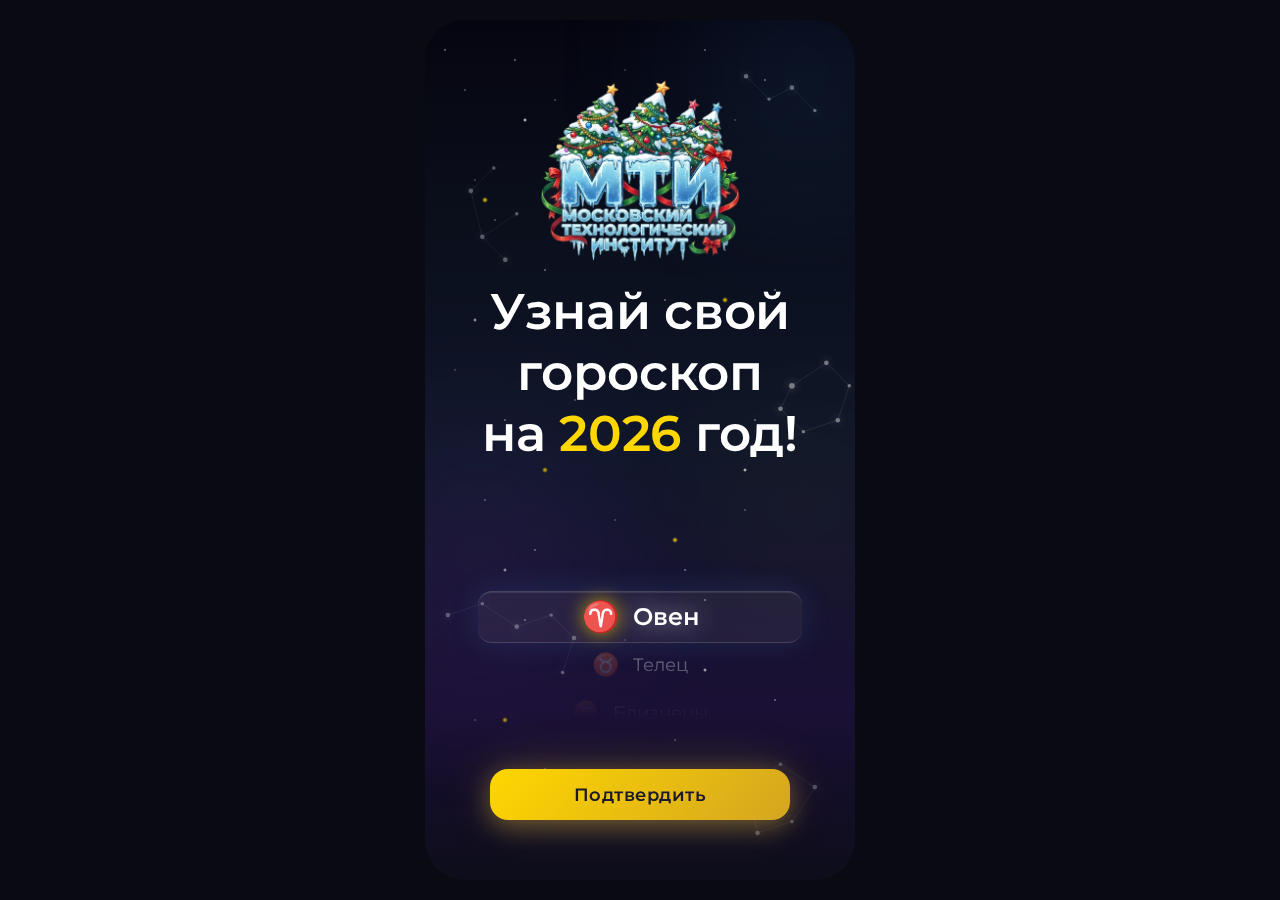
<file: index.html>
<!DOCTYPE html>
<html lang="ru">
    <head>
        <meta charset="UTF-8" />
        <meta name="viewport" content="width=device-width, initial-scale=1.0, maximum-scale=1.0, user-scalable=no" />
        <title>Гороскоп 2026 — Узнай свою судьбу</title>
        <link rel="stylesheet" href="styles.css" />
    </head>
    <body>
        <div class="cosmic-bg">
            <div class="stars-layer stars-small"></div>
            <div class="stars-layer stars-medium"></div>
            <div class="stars-layer stars-large"></div>

            <svg class="constellation" viewBox="0 0 375 812" preserveAspectRatio="xMidYMid slice">
                <g opacity="0.7">
                    <circle cx="280" cy="80" r="2" />
                    <circle cx="300" cy="100" r="1.5" />
                    <circle cx="320" cy="90" r="2" />
                    <circle cx="340" cy="110" r="1.5" />
                    <line x1="280" y1="80" x2="300" y2="100" />
                    <line x1="300" y1="100" x2="320" y2="90" />
                    <line x1="320" y1="90" x2="340" y2="110" />
                </g>

                <g opacity="0.6">
                    <circle cx="40" cy="180" r="2" />
                    <circle cx="60" cy="160" r="1.5" />
                    <circle cx="50" cy="220" r="2" />
                    <circle cx="80" cy="200" r="1.5" />
                    <circle cx="70" cy="240" r="2" />
                    <line x1="40" y1="180" x2="60" y2="160" />
                    <line x1="40" y1="180" x2="50" y2="220" />
                    <line x1="50" y1="220" x2="80" y2="200" />
                    <line x1="50" y1="220" x2="70" y2="240" />
                </g>

                <g opacity="0.8">
                    <circle cx="320" cy="350" r="2.5" />
                    <circle cx="350" cy="330" r="2" />
                    <circle cx="370" cy="350" r="1.5" />
                    <circle cx="360" cy="380" r="2" />
                    <circle cx="330" cy="390" r="1.5" />
                    <circle cx="310" cy="370" r="2" />
                    <line x1="320" y1="350" x2="350" y2="330" />
                    <line x1="350" y1="330" x2="370" y2="350" />
                    <line x1="370" y1="350" x2="360" y2="380" />
                    <line x1="360" y1="380" x2="330" y2="390" />
                    <line x1="330" y1="390" x2="310" y2="370" />
                    <line x1="310" y1="370" x2="320" y2="350" />
                </g>

                <g opacity="0.6">
                    <circle cx="20" cy="550" r="2" />
                    <circle cx="50" cy="540" r="1.5" />
                    <circle cx="80" cy="560" r="2" />
                    <circle cx="110" cy="550" r="1.5" />
                    <circle cx="130" cy="570" r="2" />
                    <circle cx="120" cy="600" r="1.5" />
                    <line x1="20" y1="550" x2="50" y2="540" />
                    <line x1="50" y1="540" x2="80" y2="560" />
                    <line x1="80" y1="560" x2="110" y2="550" />
                    <line x1="110" y1="550" x2="130" y2="570" />
                    <line x1="130" y1="570" x2="120" y2="600" />
                </g>

                <g opacity="0.5">
                    <circle cx="280" cy="700" r="2" />
                    <circle cx="310" cy="680" r="1.5" />
                    <circle cx="340" cy="700" r="2" />
                    <circle cx="320" cy="730" r="1.5" />
                    <circle cx="290" cy="740" r="2" />
                    <line x1="280" y1="700" x2="310" y2="680" />
                    <line x1="310" y1="680" x2="340" y2="700" />
                    <line x1="340" y1="700" x2="320" y2="730" />
                    <line x1="320" y1="730" x2="290" y2="740" />
                    <line x1="290" y1="740" x2="280" y2="700" />
                </g>
            </svg>

            <div class="cosmic-glow glow-1"></div>
            <div class="cosmic-glow glow-2"></div>
            <div class="cosmic-glow glow-3"></div>
        </div>

        <div class="screen screen-1">
            <div class="content">
                <div class="main-logo">
                    <img src="img/mti-new-year-logo.png" alt="Логотип МТИ" />
                </div>
                <h1 class="main-headline">Узнай свой<br />гороскоп<br />на <span class="main-headline-year">2026</span> год!</h1>

                <div class="wheel-picker-container">
                    <div class="wheel-highlight"></div>
                    <div class="wheel-picker">
                        <div class="wheel-picker-inner" id="wheelInner"></div>
                    </div>
                </div>

                <button class="confirm-btn" id="confirmBtn">Подтвердить</button>
            </div>
        </div>

        <script type="module" src="scripts/app.js"></script>
    </body>
</html>
</file>
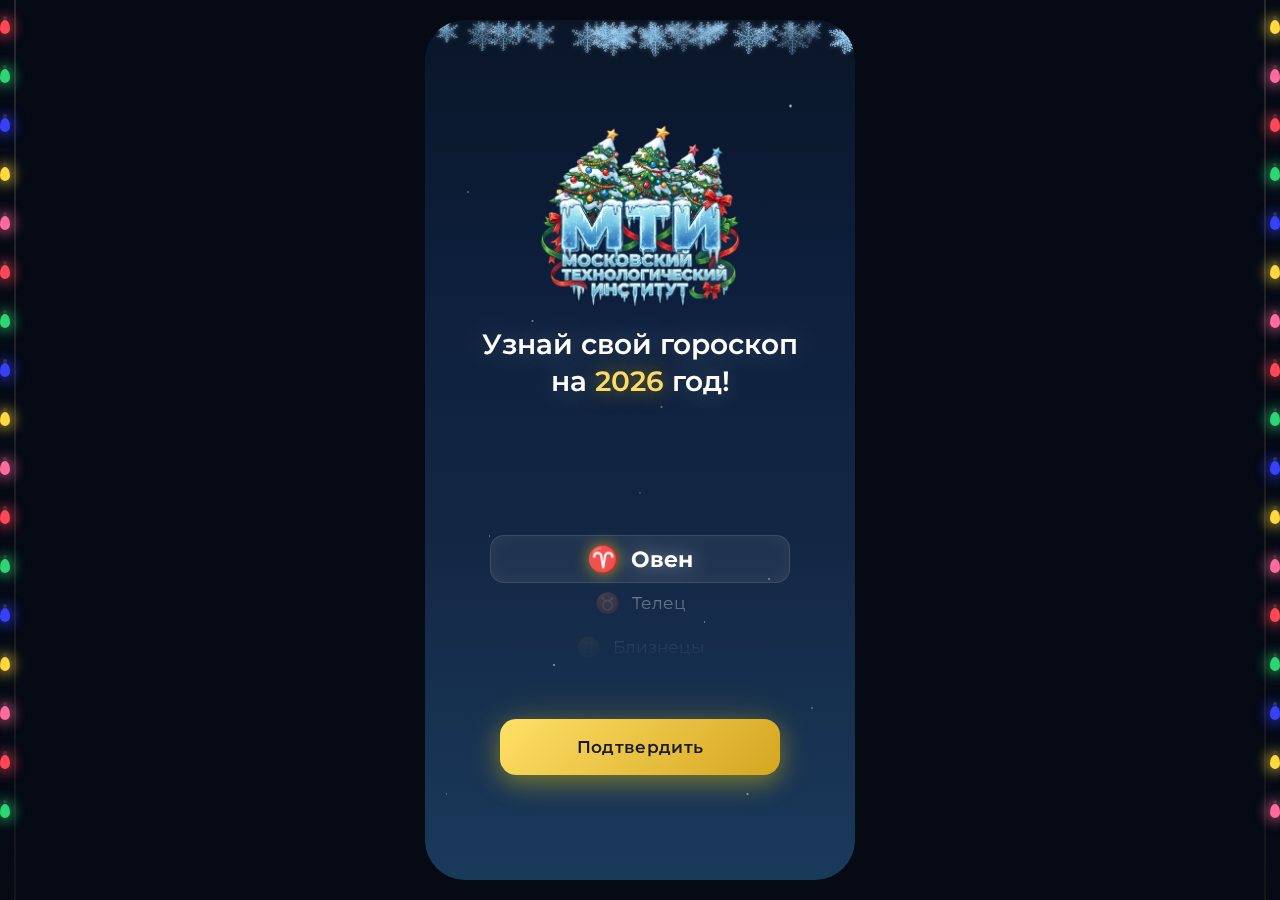
<file: xmas/index.html>
<!DOCTYPE html>
<html lang="ru">
    <head>
        <meta charset="UTF-8" />
        <meta name="viewport" content="width=device-width, initial-scale=1.0, maximum-scale=1.0, user-scalable=no" />
        <title>Гороскоп 2026 — Рождественское издание</title>
        <link rel="stylesheet" href="styles.css" />
    </head>
    <body>
        <div class="bg-layer">
            <div class="stars"></div>

            <div class="snowfall" id="snowfall"></div>
        </div>

        <div class="garlands">
            <div class="garland garland-left">
                <div class="garland-light light-red"></div>
                <div class="garland-light light-green"></div>
                <div class="garland-light light-blue"></div>
                <div class="garland-light light-yellow"></div>
                <div class="garland-light light-pink"></div>
                <div class="garland-light light-red"></div>
                <div class="garland-light light-green"></div>
                <div class="garland-light light-blue"></div>
                <div class="garland-light light-yellow"></div>
                <div class="garland-light light-pink"></div>
                <div class="garland-light light-red"></div>
                <div class="garland-light light-green"></div>
                <div class="garland-light light-blue"></div>
                <div class="garland-light light-yellow"></div>
                <div class="garland-light light-pink"></div>
                <div class="garland-light light-red"></div>
                <div class="garland-light light-green"></div>
            </div>
            <div class="garland garland-right">
                <div class="garland-light light-yellow"></div>
                <div class="garland-light light-pink"></div>
                <div class="garland-light light-red"></div>
                <div class="garland-light light-green"></div>
                <div class="garland-light light-blue"></div>
                <div class="garland-light light-yellow"></div>
                <div class="garland-light light-pink"></div>
                <div class="garland-light light-red"></div>
                <div class="garland-light light-green"></div>
                <div class="garland-light light-blue"></div>
                <div class="garland-light light-yellow"></div>
                <div class="garland-light light-pink"></div>
                <div class="garland-light light-red"></div>
                <div class="garland-light light-green"></div>
                <div class="garland-light light-blue"></div>
                <div class="garland-light light-yellow"></div>
                <div class="garland-light light-pink"></div>
            </div>
        </div>

        <div class="screen screen-1">
            <div class="content">
                <div class="main-logo">
                    <img src="img/mti-new-year-logo.png" alt="Логотип МТИ" />
                </div>
                <h1 class="main-title">Узнай свой гороскоп<br />на <span class="year">2026</span> год!</h1>

                <div class="picker-container">
                    <div class="picker-highlight"></div>
                    <div class="picker-wrapper">
                        <div class="picker-track" id="pickerTrack"></div>
                    </div>
                </div>

                <button class="btn-confirm" id="btnConfirm">Подтвердить</button>
            </div>
        </div>

        <script type="module" src="scripts/app.js"></script>
    </body>
</html>
</file>
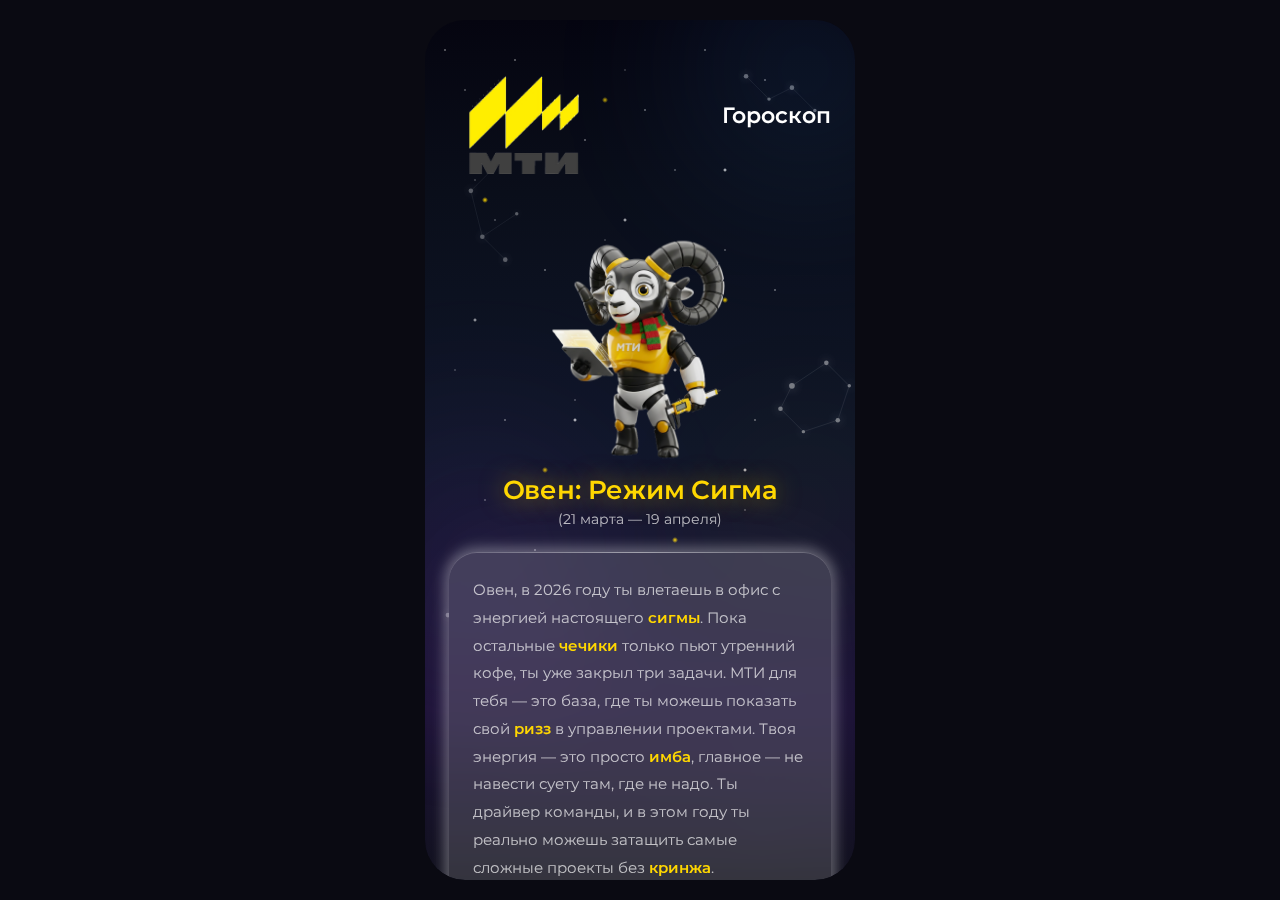
<file: result.html>
<!DOCTYPE html>
<html lang="ru">
    <head>
        <meta charset="UTF-8" />
        <meta name="viewport" content="width=device-width, initial-scale=1.0, maximum-scale=1.0, user-scalable=no" />
        <title>Ваш Гороскоп на 2026 год</title>
        <link rel="stylesheet" href="styles.css" />
    </head>
    <body>
        <div class="cosmic-bg">
            <div class="stars-layer stars-small"></div>
            <div class="stars-layer stars-medium"></div>
            <div class="stars-layer stars-large"></div>

            <svg class="constellation" viewBox="0 0 375 812" preserveAspectRatio="xMidYMid slice">
                <g opacity="0.7">
                    <circle cx="280" cy="80" r="2" />
                    <circle cx="300" cy="100" r="1.5" />
                    <circle cx="320" cy="90" r="2" />
                    <circle cx="340" cy="110" r="1.5" />
                    <line x1="280" y1="80" x2="300" y2="100" />
                    <line x1="300" y1="100" x2="320" y2="90" />
                    <line x1="320" y1="90" x2="340" y2="110" />
                </g>

                <g opacity="0.6">
                    <circle cx="40" cy="180" r="2" />
                    <circle cx="60" cy="160" r="1.5" />
                    <circle cx="50" cy="220" r="2" />
                    <circle cx="80" cy="200" r="1.5" />
                    <circle cx="70" cy="240" r="2" />
                    <line x1="40" y1="180" x2="60" y2="160" />
                    <line x1="40" y1="180" x2="50" y2="220" />
                    <line x1="50" y1="220" x2="80" y2="200" />
                    <line x1="50" y1="220" x2="70" y2="240" />
                </g>

                <g opacity="0.8">
                    <circle cx="320" cy="350" r="2.5" />
                    <circle cx="350" cy="330" r="2" />
                    <circle cx="370" cy="350" r="1.5" />
                    <circle cx="360" cy="380" r="2" />
                    <circle cx="330" cy="390" r="1.5" />
                    <circle cx="310" cy="370" r="2" />
                    <line x1="320" y1="350" x2="350" y2="330" />
                    <line x1="350" y1="330" x2="370" y2="350" />
                    <line x1="370" y1="350" x2="360" y2="380" />
                    <line x1="360" y1="380" x2="330" y2="390" />
                    <line x1="330" y1="390" x2="310" y2="370" />
                    <line x1="310" y1="370" x2="320" y2="350" />
                </g>

                <g opacity="0.6">
                    <circle cx="20" cy="550" r="2" />
                    <circle cx="50" cy="540" r="1.5" />
                    <circle cx="80" cy="560" r="2" />
                    <circle cx="110" cy="550" r="1.5" />
                    <circle cx="130" cy="570" r="2" />
                    <circle cx="120" cy="600" r="1.5" />
                    <line x1="20" y1="550" x2="50" y2="540" />
                    <line x1="50" y1="540" x2="80" y2="560" />
                    <line x1="80" y1="560" x2="110" y2="550" />
                    <line x1="110" y1="550" x2="130" y2="570" />
                    <line x1="130" y1="570" x2="120" y2="600" />
                </g>

                <g opacity="0.5">
                    <circle cx="280" cy="700" r="2" />
                    <circle cx="310" cy="680" r="1.5" />
                    <circle cx="340" cy="700" r="2" />
                    <circle cx="320" cy="730" r="1.5" />
                    <circle cx="290" cy="740" r="2" />
                    <line x1="280" y1="700" x2="310" y2="680" />
                    <line x1="310" y1="680" x2="340" y2="700" />
                    <line x1="340" y1="700" x2="320" y2="730" />
                    <line x1="320" y1="730" x2="290" y2="740" />
                    <line x1="290" y1="740" x2="280" y2="700" />
                </g>
            </svg>

            <div class="cosmic-glow glow-1"></div>
            <div class="cosmic-glow glow-2"></div>
            <div class="cosmic-glow glow-3"></div>
        </div>

        <div class="screen screen-2">
            <div class="content">
                <header class="result-header">
                    <div class="logo-placeholder">
                        <img src="img/logo.png" alt="Лого МТИ" />
                    </div>
                    <span class="result-title">Гороскоп</span>
                </header>

                <div class="sign-icon-box">
                    <img src="img/lev.png" alt="Знак зодиака" id="signIcon" />
                </div>

                <h2 class="result-headline"><span class="sign-name"></span>: <span class="sign-tagline"></span></h2>
                <p class="sign-dates-sub"></p>

                <div class="glass-card">
                    <div class="glass-card-inner">
                        <div class="horoscope-text" id="horoscopeText">
                            <p>Загрузка...</p>
                        </div>
                        <ul class="horoscope-details" id="horoscopeDetails"></ul>
                    </div>
                </div>

                <div class="advice-block">
                    <p><strong>Главный совет:</strong> <span id="adviceText"></span></p>
                </div>

                <h2 class="result-headline-faq">Словарик для <span class="sign-name-gen"></span></h2>

                <div class="glass-card__faq">
                    <div class="glass-inner__faq">
                        <ul class="questions__list" id="dictionaryList"></ul>
                    </div>
                </div>

                <button class="back-btn" id="backBtn">← Выбрать другой знак</button>
            </div>
        </div>

        <script src="https://code.jquery.com/jquery-3.7.1.min.js"></script>
        <script type="module" src="scripts/result.js"></script>
        <script src="scripts/acco.js"></script>
    </body>
</html>
</file>
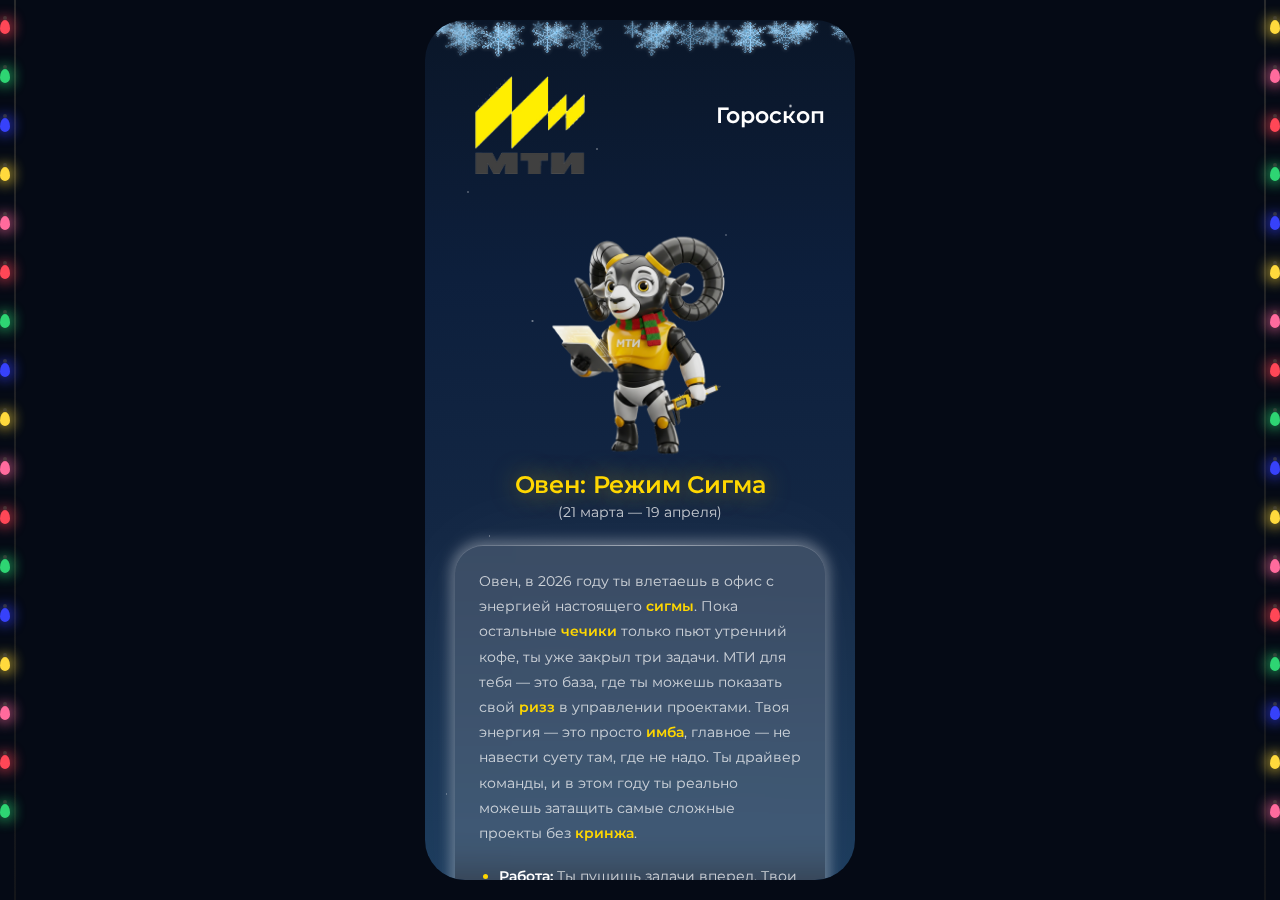
<file: xmas/result.html>
<!DOCTYPE html>
<html lang="ru">
    <head>
        <meta charset="UTF-8" />
        <meta name="viewport" content="width=device-width, initial-scale=1.0, maximum-scale=1.0, user-scalable=no" />
        <title>Ваш Гороскоп на 2026 год</title>
        <link rel="stylesheet" href="styles.css" />
    </head>
    <body>
        <div class="bg-layer">
            <div class="stars"></div>

            <div class="snowfall" id="snowfall"></div>
        </div>

        <div class="garlands">
            <div class="garland garland-left">
                <div class="garland-light light-red"></div>
                <div class="garland-light light-green"></div>
                <div class="garland-light light-blue"></div>
                <div class="garland-light light-yellow"></div>
                <div class="garland-light light-pink"></div>
                <div class="garland-light light-red"></div>
                <div class="garland-light light-green"></div>
                <div class="garland-light light-blue"></div>
                <div class="garland-light light-yellow"></div>
                <div class="garland-light light-pink"></div>
                <div class="garland-light light-red"></div>
                <div class="garland-light light-green"></div>
                <div class="garland-light light-blue"></div>
                <div class="garland-light light-yellow"></div>
                <div class="garland-light light-pink"></div>
                <div class="garland-light light-red"></div>
                <div class="garland-light light-green"></div>
            </div>
            <div class="garland garland-right">
                <div class="garland-light light-yellow"></div>
                <div class="garland-light light-pink"></div>
                <div class="garland-light light-red"></div>
                <div class="garland-light light-green"></div>
                <div class="garland-light light-blue"></div>
                <div class="garland-light light-yellow"></div>
                <div class="garland-light light-pink"></div>
                <div class="garland-light light-red"></div>
                <div class="garland-light light-green"></div>
                <div class="garland-light light-blue"></div>
                <div class="garland-light light-yellow"></div>
                <div class="garland-light light-pink"></div>
                <div class="garland-light light-red"></div>
                <div class="garland-light light-green"></div>
                <div class="garland-light light-blue"></div>
                <div class="garland-light light-yellow"></div>
                <div class="garland-light light-pink"></div>
            </div>
        </div>

        <div class="screen screen-2">
            <div class="content">
                <header class="result-header">
                    <div class="logo-box">
                        <img src="../img/logo.png" alt="Лого" />
                    </div>
                    <span class="result-title">Гороскоп</span>
                </header>

                <div class="sign-icon-box">
                    <img src="img/lev.png" alt="Знак зодиака" id="signIcon" />
                </div>

                <h2 class="result-headline"><span class="sign-name"></span>: <span class="sign-tagline"></span></h2>
                <p class="sign-dates-sub"></p>

                <div class="glass-card">
                    <div class="glass-card-content">
                        <div class="horoscope-body" id="horoscopeBody">
                            <p>Загрузка...</p>
                        </div>
                        <ul class="horoscope-details" id="horoscopeDetails"></ul>
                    </div>
                </div>

                <div class="advice-block">
                    <p><strong>Главный совет:</strong> <span id="adviceText"></span></p>
                </div>

                <h2 class="result-headline-faq">Словарик для <span class="sign-name-gen"></span></h2>

                <div class="glass-card__faq">
                    <div class="glass-inner__faq">
                        <ul class="questions__list" id="dictionaryList"></ul>
                    </div>
                </div>

                <button class="btn-back" id="btnBack">← Выбрать другой знак</button>
            </div>
        </div>

        <script src="https://code.jquery.com/jquery-3.7.1.min.js"></script>
        <script type="module" src="scripts/result.js"></script>
        <script src="scripts/acco.js"></script>
    </body>
</html>
</file>
<file: styles.css>
@import url('https://fonts.googleapis.com/css2?family=Montserrat:wght@300;400;500;600;700&display=swap');

:root {
    --deep-blue: #0a0e1a;
    --night-blue: #0f1629;
    --cosmic-purple: #1a1035;
    --main-gold: #ffd700;
    --star-gold: #ffd700;
    --accent-yellow: #f4c542;
    --accent-yellow-dark: #d4a520;
    --glow-blue: #4a9eff;
    --glow-purple: #9d4edd;
    --text-primary: #ffffff;
    --text-secondary: rgba(255, 255, 255, 0.7);
    --text-muted: rgba(255, 255, 255, 0.5);
    --glass-bg: rgba(255, 255, 255, 0.08);
    --glass-border: rgba(255, 255, 255, 0.15);
}

*,
*::before,
*::after {
    margin: 0;
    padding: 0;
    box-sizing: border-box;
}

html {
    font-size: 16px;
    -webkit-font-smoothing: antialiased;
    -moz-osx-font-smoothing: grayscale;
}

html,
body {
    height: 100%;
    overflow: hidden;
}

body {
    font-family: 'Montserrat', sans-serif;
    background: var(--deep-blue);
    color: var(--text-primary);
    position: relative;
    overflow-x: hidden;
    overflow-y: hidden;
}

img {
    width: 100%;
    height: 100%;
    object-fit: contain;
    display: block;
}

.cosmic-bg {
    position: fixed;
    top: 0;
    left: 0;
    width: 100%;
    height: 100%;
    background: linear-gradient(180deg, #050510 0%, #0a0e1a 20%, #0f1629 50%, #1a1035 80%, #0d0d1a 100%);
    overflow: hidden;
    z-index: 0;
}

.stars-layer {
    position: absolute;
    width: 100%;
    height: 100%;
    top: 0;
    left: 0;
}

.stars-small {
    background-image: radial-gradient(1px 1px at 20px 30px, white, transparent), radial-gradient(1px 1px at 40px 70px, rgba(255, 255, 255, 0.8), transparent), radial-gradient(1px 1px at 50px 160px, rgba(255, 255, 255, 0.6), transparent),
        radial-gradient(1px 1px at 90px 40px, white, transparent), radial-gradient(1px 1px at 130px 80px, rgba(255, 255, 255, 0.7), transparent), radial-gradient(1px 1px at 160px 120px, white, transparent),
        radial-gradient(1px 1px at 200px 50px, rgba(255, 255, 255, 0.5), transparent), radial-gradient(1px 1px at 220px 90px, white, transparent), radial-gradient(1px 1px at 250px 150px, rgba(255, 255, 255, 0.8), transparent),
        radial-gradient(1px 1px at 280px 30px, white, transparent), radial-gradient(1px 1px at 310px 100px, rgba(255, 255, 255, 0.6), transparent), radial-gradient(1px 1px at 340px 60px, white, transparent),
        radial-gradient(1px 1px at 70px 200px, rgba(255, 255, 255, 0.7), transparent), radial-gradient(1px 1px at 120px 250px, white, transparent), radial-gradient(1px 1px at 180px 220px, rgba(255, 255, 255, 0.5), transparent),
        radial-gradient(1px 1px at 240px 280px, white, transparent), radial-gradient(1px 1px at 300px 230px, rgba(255, 255, 255, 0.8), transparent), radial-gradient(1px 1px at 350px 270px, white, transparent),
        radial-gradient(1px 1px at 30px 350px, rgba(255, 255, 255, 0.6), transparent), radial-gradient(1px 1px at 80px 400px, white, transparent), radial-gradient(1px 1px at 150px 380px, rgba(255, 255, 255, 0.7), transparent),
        radial-gradient(1px 1px at 210px 420px, white, transparent), radial-gradient(1px 1px at 270px 360px, rgba(255, 255, 255, 0.5), transparent), radial-gradient(1px 1px at 330px 400px, white, transparent),
        radial-gradient(1px 1px at 60px 480px, rgba(255, 255, 255, 0.8), transparent), radial-gradient(1px 1px at 110px 530px, white, transparent), radial-gradient(1px 1px at 190px 500px, rgba(255, 255, 255, 0.6), transparent),
        radial-gradient(1px 1px at 260px 550px, white, transparent), radial-gradient(1px 1px at 320px 490px, rgba(255, 255, 255, 0.7), transparent), radial-gradient(1px 1px at 100px 600px, white, transparent),
        radial-gradient(1px 1px at 200px 620px, rgba(255, 255, 255, 0.5), transparent), radial-gradient(1px 1px at 280px 580px, white, transparent), radial-gradient(1px 1px at 50px 700px, rgba(255, 255, 255, 0.6), transparent),
        radial-gradient(1px 1px at 150px 750px, white, transparent), radial-gradient(1px 1px at 250px 720px, rgba(255, 255, 255, 0.7), transparent), radial-gradient(1px 1px at 350px 680px, white, transparent);
    background-size: 100% 100%;
    animation: twinkle 4s ease-in-out infinite;
}

.stars-medium {
    background-image: radial-gradient(2px 2px at 100px 100px, #fff, transparent), radial-gradient(2px 2px at 200px 200px, rgba(255, 255, 255, 0.9), transparent), radial-gradient(2px 2px at 300px 150px, #fff, transparent),
        radial-gradient(2px 2px at 50px 300px, rgba(255, 255, 255, 0.8), transparent), radial-gradient(2px 2px at 150px 400px, #fff, transparent), radial-gradient(2px 2px at 250px 350px, rgba(255, 255, 255, 0.9), transparent),
        radial-gradient(2px 2px at 320px 450px, #fff, transparent), radial-gradient(2px 2px at 80px 550px, rgba(255, 255, 255, 0.8), transparent), radial-gradient(2px 2px at 180px 600px, #fff, transparent),
        radial-gradient(2px 2px at 280px 650px, rgba(255, 255, 255, 0.9), transparent), radial-gradient(2px 2px at 120px 750px, #fff, transparent);
    animation: twinkle 3s ease-in-out infinite 0.5s;
}

.stars-large {
    background-image: radial-gradient(3px 3px at 60px 180px, #ffd700, transparent), radial-gradient(3px 3px at 180px 80px, rgba(255, 215, 0, 0.8), transparent), radial-gradient(3px 3px at 300px 280px, #ffd700, transparent),
        radial-gradient(3px 3px at 120px 450px, rgba(255, 215, 0, 0.9), transparent), radial-gradient(3px 3px at 250px 520px, #ffd700, transparent), radial-gradient(3px 3px at 80px 700px, rgba(255, 215, 0, 0.8), transparent);
    animation: twinkle 5s ease-in-out infinite 1s;
}

@keyframes twinkle {
    0%,
    100% {
        opacity: 1;
    }
    50% {
        opacity: 0.5;
    }
}

.constellation {
    position: absolute;
    width: 100%;
    height: 100%;
    top: 0;
    left: 0;
    opacity: 0.6;
}

.constellation line {
    stroke: rgba(255, 255, 255, 0.3);
    stroke-width: 0.5;
    filter: drop-shadow(0 0 2px rgba(74, 158, 255, 0.5));
}

.constellation circle {
    fill: rgba(255, 255, 255, 0.9);
    filter: drop-shadow(0 0 4px rgba(255, 255, 255, 0.8));
}

.cosmic-glow {
    position: absolute;
    border-radius: 50%;
    filter: blur(80px);
    opacity: 0.5;
    pointer-events: none;
}

.glow-1 {
    width: 300px;
    height: 300px;
    background: radial-gradient(circle, rgba(74, 158, 255, 0.4) 0%, transparent 70%);
    top: -100px;
    right: -100px;
}

.glow-2 {
    width: 350px;
    height: 350px;
    background: radial-gradient(circle, rgba(157, 78, 221, 0.3) 0%, transparent 70%);
    bottom: 150px;
    left: -120px;
}

.glow-3 {
    width: 200px;
    height: 200px;
    background: radial-gradient(circle, rgba(255, 215, 0, 0.2) 0%, transparent 70%);
    top: 45%;
    right: -50px;
}

.screen {
    position: fixed;
    top: 0;
    left: 0;
    width: 100%;
    height: 100%;
    z-index: 10;
}

.screen .content {
    width: 100%;
    height: 100%;
    max-width: 430px;
    margin: 0 auto;
    display: flex;
    flex-direction: column;
    padding: env(safe-area-inset-top, 20px) 24px env(safe-area-inset-bottom, 20px);
}

.screen-1 .content {
    justify-content: center;
    align-items: center;
    padding-top: 60px;
    padding-bottom: 60px;
}

.main-headline {
    font-family: 'Montserrat', sans-serif;
    font-size: 50px;
    font-weight: 600;
    text-align: center;
    margin-bottom: 48px;
    letter-spacing: -0.3px;
}

.main-headline-year {
    color: var(--main-gold);
}

.wheel-picker-container {
    width: 100%;
    max-width: 300px;
    height: 240px;
    position: relative;
    margin-bottom: 48px;
}

.wheel-picker {
    width: 100%;
    height: 100%;
    overflow: hidden;
    position: relative;
    touch-action: pan-y;
    -webkit-mask-image: linear-gradient(to bottom, transparent 0%, rgba(0, 0, 0, 0.2) 10%, rgba(0, 0, 0, 0.6) 25%, black 40%, black 60%, rgba(0, 0, 0, 0.6) 75%, rgba(0, 0, 0, 0.2) 90%, transparent 100%);
    mask-image: linear-gradient(to bottom, transparent 0%, rgba(0, 0, 0, 0.2) 10%, rgba(0, 0, 0, 0.6) 25%, black 40%, black 60%, rgba(0, 0, 0, 0.6) 75%, rgba(0, 0, 0, 0.2) 90%, transparent 100%);
}

.wheel-picker-inner {
    position: absolute;
    width: 100%;
    left: 0;
    top: 50%;
    transition: transform 0.35s cubic-bezier(0.23, 1, 0.32, 1);
}

.wheel-item {
    height: 48px;
    display: flex;
    align-items: center;
    justify-content: center;
    font-family: 'Montserrat', sans-serif;
    font-size: 18px;
    font-weight: 400;
    color: var(--text-muted);
    transition: all 0.25s ease;
    cursor: pointer;
    gap: 14px;
    user-select: none;
    -webkit-user-select: none;
}

.wheel-item.active {
    font-size: 24px;
    font-weight: 600;
    color: var(--text-primary);
    text-shadow: 0 0 25px rgba(255, 255, 255, 0.6);
}

.wheel-item .symbol {
    font-size: 22px;
    opacity: 0.6;
    transition: all 0.25s ease;
}

.wheel-item.active .symbol {
    font-size: 30px;
    opacity: 1;
    text-shadow: 0 0 20px rgba(255, 215, 0, 0.7);
    color: var(--star-gold);
}

.wheel-highlight {
    position: absolute;
    top: 50%;
    left: 50%;
    transform: translate(-50%, -50%);
    width: calc(100% + 24px);
    height: 52px;
    background: rgba(255, 255, 255, 0.06);
    border-top: 1px solid rgba(255, 255, 255, 0.15);
    border-bottom: 1px solid rgba(255, 255, 255, 0.15);
    border-radius: 14px;
    pointer-events: none;
    box-shadow: inset 0 1px 0 rgba(255, 255, 255, 0.1), 0 0 30px rgba(74, 158, 255, 0.15);
}

.confirm-btn {
    width: 100%;
    max-width: 300px;
    height: 58px;
    background: linear-gradient(135deg, var(--main-gold) 0%, var(--accent-yellow-dark) 100%);
    border: none;
    border-radius: 18px;
    font-family: 'Montserrat', sans-serif;
    font-size: 18px;
    font-weight: 600;
    color: #1a1a2a;
    cursor: pointer;
    transition: all 0.3s ease;
    box-shadow: 0 6px 25px rgba(244, 197, 66, 0.35), 0 0 50px rgba(244, 197, 66, 0.2);
    letter-spacing: 0.5px;
    -webkit-tap-highlight-color: transparent;
}

.confirm-btn:active {
    transform: scale(0.97);
    box-shadow: 0 3px 15px rgba(244, 197, 66, 0.3), 0 0 30px rgba(244, 197, 66, 0.15);
}

.screen-2 {
    overflow-y: auto;
}

.screen-2 .content {
    height: auto;
    min-height: 100%;
    padding-top: calc(env(safe-area-inset-top, 20px) + 30px);
    padding-bottom: calc(env(safe-area-inset-bottom, 20px) + 30px);
}

.result-header {
    display: flex;
    justify-content: space-between;
    align-items: center;
    margin-bottom: 24px;
    flex-shrink: 0;
}

.logo-placeholder {
    width: 150px;
    height: 150px;
    display: flex;
    align-items: center;
    justify-content: center;
    font-size: 24px;
    color: var(--star-gold);
}

.zodiac-icon {
    width: 150px;
    height: 150px;
    display: flex;
    align-items: center;
    justify-content: center;
    overflow: hidden;
}

.result-headline {
    font-family: 'Montserrat', sans-serif;
    font-size: clamp(22px, 5.5vw, 26px);
    font-weight: 600;
    text-align: center;
    margin-bottom: 4px;
    letter-spacing: -0.2px;
    flex-shrink: 0;
    color: var(--star-gold);
    text-shadow: 0 0 25px rgba(255, 215, 0, 0.5);
}

.result-headline-faq {
    margin-bottom: 34px;
}

.sign-dates-sub {
    text-align: center;
    color: var(--text-secondary);
    font-size: 14px;
    margin-bottom: 24px;
}

.glass-card {
    flex: 0 0 auto;
    max-height: 60vh;
    background: rgba(255 255 255 / 17%);
    backdrop-filter: blur(24px);
    -webkit-backdrop-filter: blur(24px);
    border-radius: 28px;
    box-shadow: 0 0px 14px 4px rgba(255, 255, 255, 0.35), 0 0 100px rgba(255, 255, 255, 0.06), inset 0 1px 0 rgba(255, 255, 255, 0.2);
    overflow: hidden;
    position: relative;
    margin-bottom: 44px;
}

.glass-card::before {
    content: '';
    position: absolute;
    top: 0;
    left: 0;
    right: 0;
    height: 1px;
    background: linear-gradient(90deg, transparent 0%, rgba(255, 255, 255, 0.4) 50%, transparent 100%);
    z-index: 1;
    pointer-events: none;
}

.glass-card-inner {
    height: 100%;
    max-height: 60vh;
    padding: 24px;
    overflow-y: auto;
}

.glass-card-inner::-webkit-scrollbar {
    width: 4px;
}

.glass-card-inner::-webkit-scrollbar-track {
    background: transparent;
}

.glass-card-inner::-webkit-scrollbar-thumb {
    background: rgba(255, 255, 255, 0.25);
    border-radius: 2px;
}

.horoscope-text {
    font-family: 'Montserrat', sans-serif;
    font-size: 15px;
    font-weight: 400;
    line-height: 1.85;
    color: var(--text-secondary);
}

.horoscope-text p {
    margin-bottom: 18px;
}

.horoscope-text p:last-child {
    margin-bottom: 0;
}

.horoscope-text strong,
.horoscope-details strong {
    color: var(--star-gold);
    font-weight: 600;
}

.horoscope-details {
    list-style-type: disc;
    padding-left: 20px;
    margin-top: 18px;
    font-family: 'Montserrat', sans-serif;
    font-size: 15px;
    line-height: 1.85;
    color: var(--text-secondary);
}

.horoscope-details li {
    margin-bottom: 12px;
}

.horoscope-details li:last-child {
    margin-bottom: 0;
}

.horoscope-details li::marker {
    color: var(--star-gold);
}

.horoscope-details .horoscope-details-title {
    color: var(--text-primary);
    font-weight: 600;
}

.advice-block {
    background: linear-gradient(135deg, rgba(255, 215, 0, 0.15) 0%, rgba(255, 215, 0, 0.05) 100%);
    border: 1px solid rgba(255, 215, 0, 0.3);
    border-radius: 20px;
    padding: 18px 22px;
    margin-bottom: 34px;
    font-family: 'Montserrat', sans-serif;
    font-size: 15px;
    line-height: 1.7;
    color: var(--text-secondary);
}

.advice-block p {
    margin: 0;
}

.advice-block strong {
    color: var(--star-gold);
    font-weight: 600;
}

.date-badge {
    display: inline-block;
    background: rgba(255, 215, 0, 0.15);
    border: 1px solid rgba(255, 215, 0, 0.35);
    border-radius: 24px;
    padding: 8px 18px;
    font-size: 13px;
    font-weight: 500;
    color: var(--star-gold);
    margin-bottom: 20px;
    letter-spacing: 0.3px;
}

.back-btn {
    width: 100%;
    height: 52px;
    background: rgba(255, 255, 255, 0.08);
    border: 1px solid rgba(255, 255, 255, 0.15);
    border-radius: 16px;
    font-family: 'Montserrat', sans-serif;
    font-size: 15px;
    font-weight: 500;
    color: var(--text-secondary);
    cursor: pointer;
    transition: all 0.3s ease;
    -webkit-tap-highlight-color: transparent;
    flex-shrink: 0;
}

.back-btn:active {
    background: rgba(255, 255, 255, 0.12);
    transform: scale(0.98);
}

.result-title {
    font-size: 22px;
    font-weight: 600;
    text-align: center;
    margin-bottom: 20px;
    color: var(--snow-white);
    flex-shrink: 0;
}

.sign-icon-box {
    width: 250px;
    height: 250px;
    display: flex;
    align-self: center;
}

.sign-dates {
    font-size: 16px;
}

.main-logo {
    max-width: 200px;
    margin-bottom: 20px;
}

@media (max-height: 700px) {
    .main-headline {
        font-size: 26px;
        margin-bottom: 24px;
    }

    .wheel-picker-container {
        height: 200px;
        margin-bottom: 32px;
    }

    .confirm-btn {
        height: 52px;
    }
}

@media (min-width: 500px) {
    body {
        display: flex;
        justify-content: center;
        align-items: center;
        background: #0a0a12;
    }

    .cosmic-bg {
        max-width: 430px;
        left: 50%;
        transform: translateX(-50%);
        border-radius: 40px;
        height: calc(100% - 40px);
        top: 20px;
    }

    .screen {
        max-width: 430px;
        left: 50%;
        transform: translateX(-50%);
        height: calc(100% - 40px);
        top: 20px;
        border-radius: 40px;
        overflow: hidden;
    }
}

/* FAQ */

.glass-card__faq {
    flex: 0 0 auto;
    margin-bottom: 34px;
}

.glass-inner__faq {
    height: 100%;
}

.questions {
    background-color: var(--white);
    background-image: url('../img/thai-flag.png');
    background-position: 6% 19%;
    background-size: 20%;
    background-repeat: no-repeat;
    position: relative;
    background-repeat: no-repeat;
}
.questions__title {
    padding-bottom: 30px;
}
.questions__list {
    display: flex;
    flex-direction: column;
    gap: 34px;
}
.questions__item {
    display: block;
    list-style: none;
    overflow: hidden;
    border-radius: 30px;
    box-shadow: 0 0px 14px 4px rgba(255, 255, 255, 0.35), 0 0 100px rgba(255, 255, 255, 0.06), inset 0 1px 0 rgba(255, 255, 255, 0.2);

    background: rgba(255 255 255 / 17%);
    backdrop-filter: blur(24px);
    -webkit-backdrop-filter: blur(24px);
}
.questions__expand {
    display: flex;
    justify-content: space-between;
    align-items: center;
    gap: 20px;
    text-decoration: none;
    cursor: pointer;
    padding: 10px 18px;
}
.questions__question {
    font-weight: 500;
    font-size: 18px;
}
.questions__word {
    color: var(--star-gold);
}
.questions__answer {
    display: none;
    line-height: 22px;
    padding: 10px 18px;
}
.questions__text {
    font-size: 16px;
    font-weight: 400;
}
.questions__text_position {
    display: flex;
    flex-direction: column;
    gap: 10px;
}
.questions__arrow {
    font-weight: 700;
    font-size: 1.5rem;
    align-content: center;
}
.questions__link {
    text-decoration: none;
    color: var(--zian-green);
}
.questions__link:hover {
    text-decoration: underline;
}
</file>
<file: xmas/styles.css>
@import url('https://fonts.googleapis.com/css2?family=Montserrat:wght@300;400;500;600;700&display=swap');

:root {
    --night-deep: #0a1628;
    --night-blue: #0d1f3c;
    --midnight: #132744;
    --snow-white: #ffffff;
    --main-gold: #ffd700;
    --gold-warm: #ffd966;
    --gold-bright: #ffe066;
    --gold-dark: #d4a520;
    --text-primary: #ffffff;
    --text-secondary: rgba(255, 255, 255, 0.75);
    --text-muted: rgba(255, 255, 255, 0.5);
    --glass-bg: rgba(255, 255, 255, 0.12);
    --glass-border: rgba(255, 255, 255, 0.2);
    --garland-red: #ff4757;
    --garland-green: #2ed573;
    --garland-blue: #3742fa;
    --garland-yellow: #ffd93d;
    --garland-pink: #ff6b9d;
}

*,
*::before,
*::after {
    margin: 0;
    padding: 0;
    box-sizing: border-box;
}

html {
    font-size: 16px;
    -webkit-font-smoothing: antialiased;
}

html,
body {
    height: 100%;
    overflow: hidden;
}

body {
    font-family: 'Montserrat', sans-serif;
    background: var(--night-deep);
    color: var(--text-primary);
}

img {
    width: 100%;
    height: 100%;
    object-fit: contain;
    display: block;
}

.bg-layer {
    position: fixed;
    top: 0;
    left: 0;
    width: 100%;
    height: 100%;
    background: linear-gradient(180deg, #0a1628 0%, #0d1f3c 30%, #132744 60%, #1a3a5c 100%);
    z-index: 0;
}

.stars {
    position: absolute;
    width: 100%;
    height: 100%;
    background-image: radial-gradient(1px 1px at 10% 20%, rgba(255, 255, 255, 0.8), transparent), radial-gradient(1.5px 1.5px at 25% 35%, rgba(255, 255, 255, 0.6), transparent),
        radial-gradient(1px 1px at 40% 15%, rgba(255, 255, 255, 0.9), transparent), radial-gradient(1.5px 1.5px at 55% 45%, rgba(255, 255, 255, 0.5), transparent), radial-gradient(1px 1px at 70% 25%, rgba(255, 255, 255, 0.7), transparent),
        radial-gradient(2px 2px at 85% 10%, rgba(255, 255, 255, 0.9), transparent), radial-gradient(1px 1px at 15% 60%, rgba(255, 255, 255, 0.6), transparent), radial-gradient(1.5px 1.5px at 30% 75%, rgba(255, 255, 255, 0.8), transparent),
        radial-gradient(1px 1px at 50% 55%, rgba(255, 255, 255, 0.5), transparent), radial-gradient(1px 1px at 65% 70%, rgba(255, 255, 255, 0.7), transparent), radial-gradient(1.5px 1.5px at 80% 65%, rgba(255, 255, 255, 0.6), transparent),
        radial-gradient(1px 1px at 90% 80%, rgba(255, 255, 255, 0.8), transparent), radial-gradient(1px 1px at 5% 90%, rgba(255, 255, 255, 0.5), transparent), radial-gradient(2px 2px at 45% 85%, rgba(255, 215, 0, 0.6), transparent),
        radial-gradient(1.5px 1.5px at 75% 90%, rgba(255, 255, 255, 0.7), transparent);
    animation: twinkle 4s ease-in-out infinite;
}

@keyframes twinkle {
    0%,
    100% {
        opacity: 1;
    }
    50% {
        opacity: 0.6;
    }
}

.snowfall {
    position: absolute;
    width: 100%;
    height: 100%;
    pointer-events: none;
    overflow: hidden;
}

.snowflake {
    position: absolute;
    background-image: url('img/snowflakes.png');
    background-size: contain;
    background-repeat: no-repeat;
    background-position: center;
    animation: fall linear infinite;
    filter: drop-shadow(0 0 2px rgba(255, 255, 255, 0.5));
}

@keyframes fall {
    0% {
        transform: translateY(-50px) rotate(var(--rotation, 0deg));
    }
    100% {
        transform: translateY(110vh) rotate(calc(var(--rotation, 0deg) + 180deg));
    }
}

.garlands {
    position: fixed;
    top: 0;
    left: 0;
    width: 100%;
    height: 100%;
    pointer-events: none;
    z-index: 20;
}

.garland {
    position: absolute;
    top: 0;
    height: 100%;
    width: 30px;
    display: flex;
    flex-direction: column;
    gap: 35px;
    padding-top: 20px;
}

.garland-left {
    left: 0;
}

.garland-right {
    right: 0;
    transform: scaleX(-1);
}

.garland-light {
    width: 10px;
    height: 14px;
    border-radius: 50% 50% 50% 50% / 60% 60% 40% 40%;
    position: relative;
    animation: glow 1.5s ease-in-out infinite alternate;
}

.garland-light::before {
    content: '';
    position: absolute;
    top: -4px;
    left: 50%;
    transform: translateX(-50%);
    width: 4px;
    height: 4px;
    background: #333;
    border-radius: 2px;
}

.garland-light::after {
    content: '';
    position: absolute;
    top: 50%;
    left: 50%;
    transform: translate(-50%, -50%);
    width: 100%;
    height: 100%;
    border-radius: inherit;
    filter: blur(8px);
    opacity: 0.8;
}

.light-red {
    background: var(--garland-red);
    box-shadow: 0 0 15px var(--garland-red);
}
.light-red::after {
    background: var(--garland-red);
}

.light-green {
    background: var(--garland-green);
    box-shadow: 0 0 15px var(--garland-green);
}
.light-green::after {
    background: var(--garland-green);
}

.light-blue {
    background: var(--garland-blue);
    box-shadow: 0 0 15px var(--garland-blue);
}
.light-blue::after {
    background: var(--garland-blue);
}

.light-yellow {
    background: var(--garland-yellow);
    box-shadow: 0 0 15px var(--garland-yellow);
}
.light-yellow::after {
    background: var(--garland-yellow);
}

.light-pink {
    background: var(--garland-pink);
    box-shadow: 0 0 15px var(--garland-pink);
}
.light-pink::after {
    background: var(--garland-pink);
}

@keyframes glow {
    0% {
        opacity: 0.6;
        filter: brightness(0.8);
    }
    100% {
        opacity: 1;
        filter: brightness(1.2);
    }
}

.garland-light:nth-child(odd) {
    animation-delay: 0s;
}
.garland-light:nth-child(even) {
    animation-delay: 0.75s;
}

.garland::before {
    content: '';
    position: absolute;
    top: 0;
    left: 50%;
    transform: translateX(-50%);
    width: 2px;
    height: 100%;
    background: linear-gradient(180deg, rgba(50, 50, 50, 0.8) 0%, rgba(30, 30, 30, 0.6) 100%);
    z-index: -1;
}

.screen {
    position: fixed;
    top: 0;
    left: 0;
    width: 100%;
    height: 100%;
    z-index: 10;
}

.screen .content {
    width: 100%;
    height: 100%;
    max-width: 430px;
    margin: 0 auto;
    display: flex;
    flex-direction: column;
    padding: 30px;
}

.screen-1 .content {
    justify-content: center;
    align-items: center;
}

.main-title {
    font-family: 'Montserrat', sans-serif;
    font-size: 28px;
    font-weight: 600;
    text-align: center;
    line-height: 1.3;
    margin-bottom: 50px;
    color: var(--snow-white);
    text-shadow: 0 0 30px rgba(255, 255, 255, 0.3);
}

.main-title .year {
    color: var(--gold-warm);
    text-shadow: 0 0 20px rgba(255, 215, 0, 0.5);
}

.picker-container {
    width: 100%;
    max-width: 280px;
    height: 220px;
    position: relative;
    margin-bottom: 50px;
}

.picker-wrapper {
    width: 100%;
    height: 100%;
    overflow: hidden;
    position: relative;
    touch-action: pan-y;
    -webkit-mask-image: linear-gradient(to bottom, transparent 0%, rgba(0, 0, 0, 0.15) 10%, rgba(0, 0, 0, 0.5) 25%, black 40%, black 60%, rgba(0, 0, 0, 0.5) 75%, rgba(0, 0, 0, 0.15) 90%, transparent 100%);
    mask-image: linear-gradient(to bottom, transparent 0%, rgba(0, 0, 0, 0.15) 10%, rgba(0, 0, 0, 0.5) 25%, black 40%, black 60%, rgba(0, 0, 0, 0.5) 75%, rgba(0, 0, 0, 0.15) 90%, transparent 100%);
}

.picker-track {
    position: absolute;
    width: 100%;
    left: 0;
    top: 50%;
    transition: transform 0.35s cubic-bezier(0.23, 1, 0.32, 1);
}

.picker-item {
    height: 44px;
    display: flex;
    align-items: center;
    justify-content: center;
    font-family: 'Montserrat', sans-serif;
    font-size: 17px;
    font-weight: 400;
    color: var(--text-muted);
    transition: all 0.25s ease;
    cursor: pointer;
    gap: 12px;
    user-select: none;
}

.picker-item.active {
    font-size: 22px;
    font-weight: 700;
    color: var(--snow-white);
    text-shadow: 0 0 20px rgba(255, 255, 255, 0.5);
}

.picker-item .zodiac-symbol {
    font-size: 20px;
    opacity: 0.5;
    transition: all 0.25s ease;
}

.picker-item.active .zodiac-symbol {
    font-size: 26px;
    opacity: 1;
    color: var(--gold-warm);
    text-shadow: 0 0 15px rgba(255, 215, 0, 0.6);
}

.picker-highlight {
    position: absolute;
    top: 50%;
    left: 50%;
    transform: translate(-50%, -50%);
    width: calc(100% + 20px);
    height: 48px;
    background: rgba(255, 255, 255, 0.06);
    border: 1px solid rgba(255, 255, 255, 0.12);
    border-radius: 14px;
    pointer-events: none;
    box-shadow: inset 0 0 20px rgba(255, 255, 255, 0.05);
}

.btn-confirm {
    width: 100%;
    max-width: 280px;
    height: 56px;
    background: linear-gradient(135deg, var(--gold-bright) 0%, var(--gold-dark) 100%);
    border: none;
    border-radius: 16px;
    font-family: 'Montserrat', sans-serif;
    font-size: 17px;
    font-weight: 600;
    color: #1a1a2e;
    cursor: pointer;
    transition: all 0.3s ease;
    box-shadow: 0 8px 25px rgba(255, 215, 0, 0.35), 0 0 40px rgba(255, 215, 0, 0.15);
    letter-spacing: 0.3px;
    -webkit-tap-highlight-color: transparent;
}

.btn-confirm:active {
    transform: scale(0.97);
    box-shadow: 0 4px 15px rgba(255, 215, 0, 0.3);
}

.screen-2 {
    overflow-y: auto;
}

.screen-2 .content {
    height: auto;
    min-height: 100%;
    padding-top: 30px;
    padding-bottom: 30px;
}

.result-header {
    display: flex;
    justify-content: space-between;
    align-items: center;
    margin-bottom: 20px;
    flex-shrink: 0;
}

.logo-box {
    width: 150px;
    height: 150px;
    display: flex;
    align-items: center;
    justify-content: center;
}

.sign-icon-box {
    width: 250px;
    height: 250px;
    display: flex;
    align-self: center;
}

.sign-icon-box img {
    width: 100%;
    height: 100%;
    object-fit: contain;
}

.result-title {
    font-size: 22px;
    font-weight: 600;
    text-align: center;
    margin-bottom: 20px;
    color: var(--snow-white);
    flex-shrink: 0;
}

.result-title .sign-name {
    color: var(--gold-warm);
    text-shadow: 0 0 20px rgba(255, 215, 0, 0.4);
}

.result-headline {
    font-family: 'Montserrat', sans-serif;
    font-size: clamp(20px, 5vw, 24px);
    font-weight: 600;
    text-align: center;
    margin-bottom: 4px;
    letter-spacing: -0.2px;
    flex-shrink: 0;
    color: var(--main-gold);
    text-shadow: 0 0 25px rgba(255, 215, 0, 0.5);
}

.result-headline-faq {
    font-family: 'Montserrat', sans-serif;
    font-size: clamp(20px, 5vw, 24px);
    font-weight: 600;
    text-align: center;
    margin-bottom: 24px;
    letter-spacing: -0.2px;
    flex-shrink: 0;
    color: var(--main-gold);
    text-shadow: 0 0 25px rgba(255, 215, 0, 0.5);
}

.sign-dates-sub {
    text-align: center;
    color: var(--text-secondary);
    font-size: 14px;
    margin-bottom: 24px;
}

.advice-block {
    background: linear-gradient(135deg, rgba(255, 215, 0, 0.15) 0%, rgba(255, 215, 0, 0.05) 100%);
    border: 1px solid rgba(255, 215, 0, 0.3);
    border-radius: 20px;
    padding: 18px 22px;
    margin-bottom: 34px;
    font-family: 'Montserrat', sans-serif;
    font-size: 14px;
    line-height: 1.7;
    color: var(--text-secondary);
}

.advice-block p {
    margin: 0;
}

.advice-block strong {
    color: var(--main-gold);
    font-weight: 600;
}

.glass-card {
    flex: 0 0 auto;
    max-height: 60vh;
    background: rgba(255 255 255 / 17%);
    backdrop-filter: blur(24px);
    -webkit-backdrop-filter: blur(24px);
    border-radius: 28px;
    box-shadow: 0 0px 14px 4px rgba(255, 255, 255, 0.35), 0 0 100px rgba(255, 255, 255, 0.06), inset 0 1px 0 rgba(255, 255, 255, 0.2);
    overflow: hidden;
    position: relative;
    margin-bottom: 24px;
}

.glass-card::before {
    content: '';
    position: absolute;
    top: 0;
    left: 0;
    right: 0;
    height: 1px;
    background: linear-gradient(90deg, transparent 0%, rgba(255, 255, 255, 0.4) 50%, transparent 100%);
    z-index: 1;
    pointer-events: none;
}

.glass-card-content {
    height: 100%;
    max-height: 400px;
    padding: 24px;
    overflow-y: auto;
}

.glass-card-content::-webkit-scrollbar {
    width: 4px;
}

.glass-card-content::-webkit-scrollbar-track {
    background: transparent;
}

.glass-card-content::-webkit-scrollbar-thumb {
    background: rgba(255, 255, 255, 0.25);
    border-radius: 2px;
}

.date-label {
    display: inline-block;
    background: rgba(255, 215, 0, 0.15);
    border: 1px solid rgba(255, 215, 0, 0.3);
    border-radius: 20px;
    padding: 6px 14px;
    font-size: 12px;
    font-weight: 600;
    color: var(--gold-warm);
    margin-bottom: 16px;
}

.horoscope-body {
    font-family: 'Montserrat', sans-serif;
    font-size: 14px;
    font-weight: 400;
    line-height: 1.8;
    color: var(--text-secondary);
}

.horoscope-body p {
    margin-bottom: 14px;
}

.horoscope-body p:last-child {
    margin-bottom: 0;
}

.horoscope-body strong {
    color: var(--main-gold);
    font-weight: 600;
}

.horoscope-details {
    list-style-type: disc;
    padding-left: 20px;
    margin-top: 18px;
    font-family: 'Montserrat', sans-serif;
    font-size: 14px;
    line-height: 1.8;
    color: var(--text-secondary);
}

.horoscope-details li {
    margin-bottom: 12px;
}

.horoscope-details li:last-child {
    margin-bottom: 0;
}

.horoscope-details li::marker {
    color: var(--main-gold);
}

.horoscope-details strong {
    color: var(--main-gold);
    font-weight: 600;
}

.horoscope-details .horoscope-details-title {
    color: var(--text-primary);
    font-weight: 600;
}

.btn-back {
    width: 100%;
    height: 50px;
    background: rgba(255, 255, 255, 0.08);
    border: 1px solid rgba(255, 255, 255, 0.12);
    border-radius: 14px;
    font-family: 'Montserrat', sans-serif;
    font-size: 14px;
    font-weight: 500;
    color: var(--text-secondary);
    cursor: pointer;
    transition: all 0.3s ease;
    -webkit-tap-highlight-color: transparent;
    flex-shrink: 0;
}

.btn-back:active {
    background: rgba(255, 255, 255, 0.12);
    transform: scale(0.98);
}

.main-logo {
    max-width: 200px;
    margin-bottom: 20px;
}

@media (max-height: 700px) {
    .main-title {
        font-size: 26px;
        margin-bottom: 24px;
    }

    .picker-container {
        height: 180px;
        margin-bottom: 35px;
    }

    .btn-confirm {
        height: 50px;
    }

    .glass-card {
        max-height: 50vh;
    }
}

@media (min-width: 500px) {
    body {
        display: flex;
        justify-content: center;
        align-items: center;
        background: #050a15;
    }

    .bg-layer {
        max-width: 430px;
        left: 50%;
        transform: translateX(-50%);
        border-radius: 40px;
        height: calc(100% - 40px);
        top: 20px;
        overflow: hidden;
    }

    .screen {
        max-width: 430px;
        left: 50%;
        transform: translateX(-50%);
        height: calc(100% - 40px);
        top: 20px;
        border-radius: 40px;
        overflow: hidden;
    }
}

/* FAQ */

.glass-card__faq {
    flex: 0 0 auto;
    margin-bottom: 34px;
}

.glass-inner__faq {
    height: 100%;
}

.questions {
    background-color: var(--white);
    background-image: url('../img/thai-flag.png');
    background-position: 6% 19%;
    background-size: 20%;
    background-repeat: no-repeat;
    position: relative;
    background-repeat: no-repeat;
}
.questions__title {
    padding-bottom: 30px;
}
.questions__list {
    display: flex;
    flex-direction: column;
    gap: 34px;
}
.questions__item {
    display: block;
    list-style: none;
    overflow: hidden;
    border-radius: 30px;
    box-shadow: 0 0px 14px 4px rgba(255, 255, 255, 0.35), 0 0 100px rgba(255, 255, 255, 0.06), inset 0 1px 0 rgba(255, 255, 255, 0.2);

    background: rgba(255 255 255 / 17%);
    backdrop-filter: blur(24px);
    -webkit-backdrop-filter: blur(24px);
}
.questions__expand {
    display: flex;
    justify-content: space-between;
    align-items: center;
    gap: 20px;
    text-decoration: none;
    cursor: pointer;
    padding: 10px 18px;
}
.questions__question {
    font-weight: 500;
    font-size: 18px;
}
.questions__word {
    color: var(--main-gold);
}
.questions__answer {
    display: none;
    line-height: 22px;
    padding: 10px 18px;
}
.questions__text {
    font-size: 16px;
    font-weight: 400;
}
.questions__text_position {
    display: flex;
    flex-direction: column;
    gap: 10px;
}
.questions__arrow {
    font-weight: 700;
    font-size: 1.5rem;
    align-content: center;
}
.questions__link {
    text-decoration: none;
    color: var(--zian-green);
}
.questions__link:hover {
    text-decoration: underline;
}
</file>
